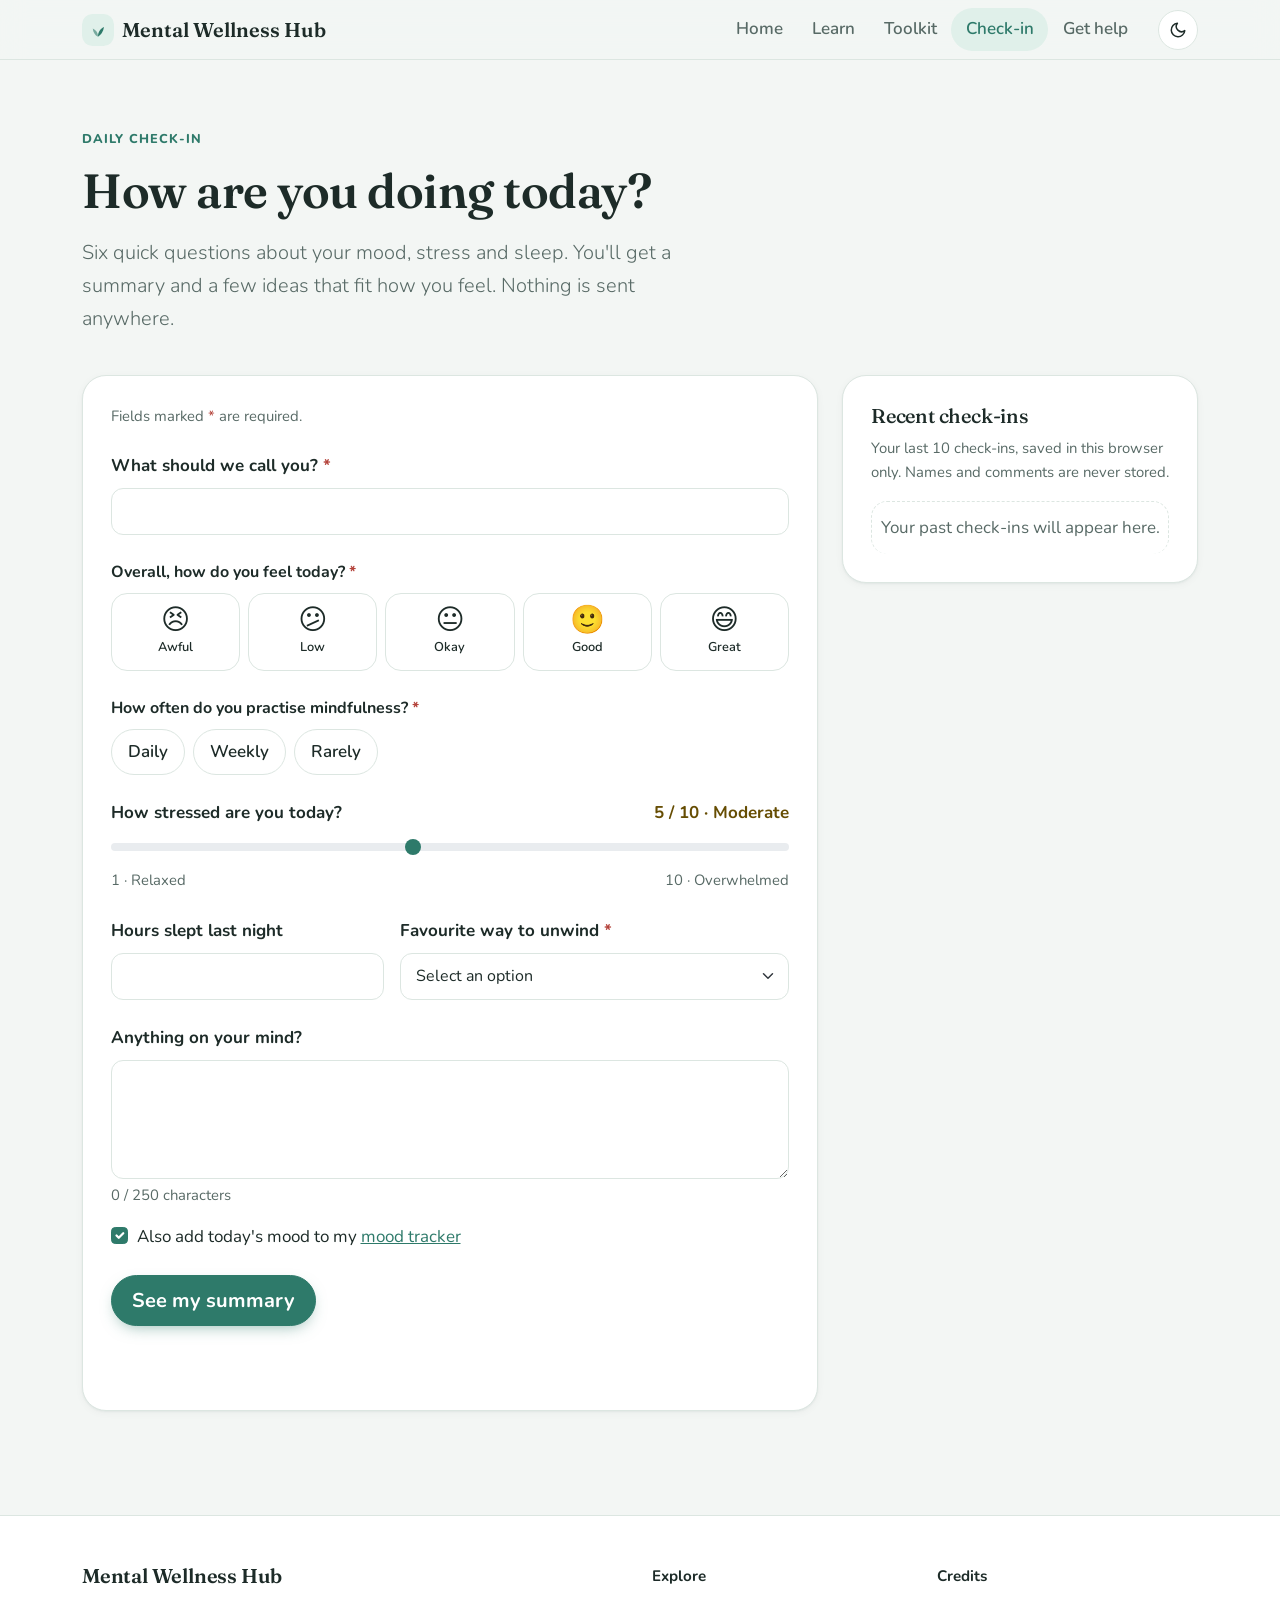
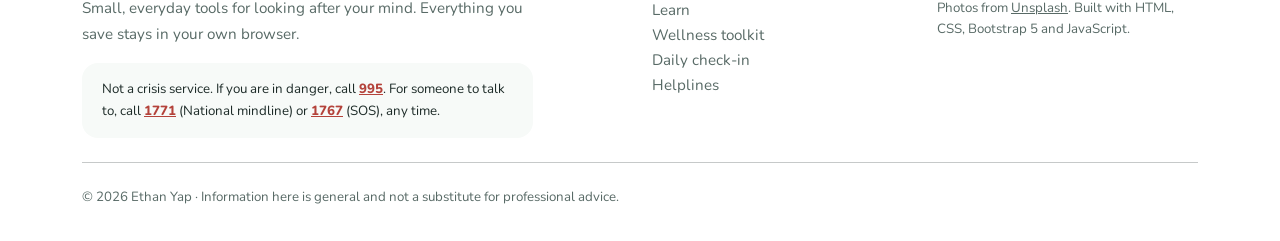
<file: form.html>
<!DOCTYPE html>
<html lang="en">
<head>
  <meta charset="UTF-8">
  <meta name="viewport" content="width=device-width, initial-scale=1">
  <title>Wellness check-in · Mental Wellness Hub</title>
  <meta name="description" content="A two-minute check-in on your mood, stress and sleep, with personalised suggestions.">
  <meta name="theme-color" content="#2e7a6a">
  <link rel="icon" href="assets/img/favicon.svg" type="image/svg+xml">

  <!-- Fonts -->
  <link rel="preconnect" href="https://fonts.googleapis.com">
  <link rel="preconnect" href="https://fonts.gstatic.com" crossorigin>
  <link href="https://fonts.googleapis.com/css2?family=Fraunces:opsz,wght@9..144,500;9..144,600&family=Nunito:wght@400;600;700;800&display=swap" rel="stylesheet">

  <!-- Bootstrap, then our own styles -->
  <link href="https://cdn.jsdelivr.net/npm/bootstrap@5.3.3/dist/css/bootstrap.min.css" rel="stylesheet" crossorigin="anonymous">
  <link rel="stylesheet" href="assets/css/style.css">

  <!-- Applies the saved theme before the page paints -->
  <script src="assets/js/theme.js"></script>
</head>
<body>

  <a href="#main" class="skip-link visually-hidden-focusable">Skip to main content</a>

  <!-- HEADER -->
  <header class="site-header sticky-top">
    <nav class="navbar navbar-expand-lg" aria-label="Primary">
      <div class="container">
        <a class="navbar-brand" href="index.html">
          <span class="brand-mark" aria-hidden="true">
            <svg width="18" height="18" viewBox="0 0 24 24" fill="currentColor"><path d="M12 21c0-6 2.5-10.5 8-13-1 6.5-4 10.5-8 13Z"/><path d="M12 21c0-5-2.2-9-7-11 .6 5.3 3 9 7 11Z" opacity=".6"/></svg>
          </span>
          Mental Wellness Hub
        </a>

        <div class="d-flex align-items-center gap-2 order-lg-last ms-auto ms-lg-3">
          <button type="button" class="icon-btn" id="themeToggle" aria-label="Switch to dark mode" aria-pressed="false">
            <svg class="theme-icon-moon" width="18" height="18" viewBox="0 0 24 24" fill="none" stroke="currentColor" stroke-width="2" stroke-linecap="round" stroke-linejoin="round" aria-hidden="true"><path d="M21 12.8A9 9 0 1 1 11.2 3a7 7 0 0 0 9.8 9.8Z"/></svg>
            <svg class="theme-icon-sun" width="18" height="18" viewBox="0 0 24 24" fill="none" stroke="currentColor" stroke-width="2" stroke-linecap="round" aria-hidden="true"><circle cx="12" cy="12" r="4"/><path d="M12 2v2M12 20v2M4.9 4.9l1.4 1.4M17.7 17.7l1.4 1.4M2 12h2M20 12h2M4.9 19.1l1.4-1.4M17.7 6.3l1.4-1.4"/></svg>
          </button>
          <button class="navbar-toggler" type="button" data-bs-toggle="collapse" data-bs-target="#primaryNav" aria-controls="primaryNav" aria-expanded="false" aria-label="Toggle navigation">
            <span class="navbar-toggler-icon"></span>
          </button>
        </div>

        <div class="collapse navbar-collapse" id="primaryNav">
          <ul class="navbar-nav ms-lg-auto">
            <li class="nav-item"><a class="nav-link" href="index.html">Home</a></li>
            <li class="nav-item"><a class="nav-link" href="info.html">Learn</a></li>
            <li class="nav-item"><a class="nav-link" href="tools.html">Toolkit</a></li>
            <li class="nav-item"><a class="nav-link" href="form.html" aria-current="page">Check-in</a></li>
            <li class="nav-item"><a class="nav-link" href="helplines.html">Get help</a></li>
          </ul>
        </div>
      </div>
    </nav>
  </header>

  <main id="main" tabindex="-1">

    <section class="page-hero" aria-labelledby="formHeading">
      <div class="container">
        <span class="eyebrow">Daily check-in</span>
        <h1 id="formHeading" class="mb-3">How are you doing today?</h1>
        <p class="section-intro lead mb-0">Six quick questions about your mood, stress and sleep. You'll get a summary and a few ideas that fit how you feel. Nothing is sent anywhere.</p>
      </div>
    </section>

    <section class="section pt-4" aria-label="Check-in form and history">
      <div class="container">
        <div class="row g-4">

          <!-- FORM -->
          <div class="col-lg-8">
            <div class="mw-card h-auto">
              <form id="wellnessForm" novalidate>
                <p class="small text-muted mb-4">Fields marked <span class="required-mark" aria-hidden="true">*</span><span class="visually-hidden">with an asterisk</span> are required.</p>

                <!-- NAME -->
                <div class="mb-4">
                  <label for="name" class="form-label">What should we call you? <span class="required-mark" aria-hidden="true">*</span></label>
                  <input type="text" class="form-control" id="name" name="name" autocomplete="given-name" maxlength="40" required aria-describedby="nameFeedback">
                  <div id="nameFeedback" class="invalid-feedback">Please enter a name or nickname.</div>
                </div>

                <!-- MOOD -->
                <fieldset class="mb-4" id="moodGroup" aria-describedby="moodFeedback">
                  <legend class="form-label fs-6">Overall, how do you feel today? <span class="required-mark" aria-hidden="true">*</span></legend>
                  <div class="mood-picker">
                    <div class="choice-chip"><input type="radio" name="mood" id="mood1" value="1" required><label for="mood1"><span class="mood-emoji" aria-hidden="true">😣</span>Awful</label></div>
                    <div class="choice-chip"><input type="radio" name="mood" id="mood2" value="2"><label for="mood2"><span class="mood-emoji" aria-hidden="true">😕</span>Low</label></div>
                    <div class="choice-chip"><input type="radio" name="mood" id="mood3" value="3"><label for="mood3"><span class="mood-emoji" aria-hidden="true">😐</span>Okay</label></div>
                    <div class="choice-chip"><input type="radio" name="mood" id="mood4" value="4"><label for="mood4"><span class="mood-emoji" aria-hidden="true">🙂</span>Good</label></div>
                    <div class="choice-chip"><input type="radio" name="mood" id="mood5" value="5"><label for="mood5"><span class="mood-emoji" aria-hidden="true">😄</span>Great</label></div>
                  </div>
                  <div id="moodFeedback" class="invalid-feedback">Please choose how you feel.</div>
                </fieldset>

                <!-- MINDFULNESS -->
                <fieldset class="mb-4" id="mindfulnessGroup" aria-describedby="mindfulnessFeedback">
                  <legend class="form-label fs-6">How often do you practise mindfulness? <span class="required-mark" aria-hidden="true">*</span></legend>
                  <div class="choice-group">
                    <div class="choice-chip"><input type="radio" name="mindfulness" id="mindfulness1" value="Daily" required><label for="mindfulness1">Daily</label></div>
                    <div class="choice-chip"><input type="radio" name="mindfulness" id="mindfulness2" value="Weekly"><label for="mindfulness2">Weekly</label></div>
                    <div class="choice-chip"><input type="radio" name="mindfulness" id="mindfulness3" value="Rarely"><label for="mindfulness3">Rarely</label></div>
                  </div>
                  <div id="mindfulnessFeedback" class="invalid-feedback">Please choose an option.</div>
                </fieldset>

                <!-- STRESS -->
                <div class="mb-4">
                  <div class="d-flex justify-content-between align-items-baseline">
                    <label for="stressLevel" class="form-label">How stressed are you today?</label>
                    <output id="stressLevelValue" for="stressLevel" class="fw-bold">5 / 10</output>
                  </div>
                  <input type="range" class="form-range" id="stressLevel" name="stressLevel" min="1" max="10" value="5">
                  <div class="d-flex justify-content-between small text-muted" aria-hidden="true"><span>1 · Relaxed</span><span>10 · Overwhelmed</span></div>
                </div>

                <div class="row g-3 mb-4">
                  <!-- SLEEP -->
                  <div class="col-sm-5">
                    <label for="sleepHours" class="form-label">Hours slept last night</label>
                    <input type="number" class="form-control" id="sleepHours" name="sleepHours" min="0" max="24" step="0.5" inputmode="decimal" aria-describedby="sleepFeedback">
                    <div id="sleepFeedback" class="invalid-feedback">Enter a number from 0 to 24.</div>
                  </div>

                  <!-- FAVOURITE PRACTICE -->
                  <div class="col-sm-7">
                    <label for="favoritePractice" class="form-label">Favourite way to unwind <span class="required-mark" aria-hidden="true">*</span></label>
                    <select class="form-select" id="favoritePractice" name="favoritePractice" required aria-describedby="practiceFeedback">
                      <option value="">Select an option</option>
                      <option value="Meditation">Meditation</option>
                      <option value="Yoga">Yoga</option>
                      <option value="Journaling">Journaling</option>
                      <option value="Breathing exercises">Breathing exercises</option>
                      <option value="Exercise or sport">Exercise or sport</option>
                      <option value="Music">Music</option>
                      <option value="Other">Other</option>
                    </select>
                    <div id="practiceFeedback" class="invalid-feedback">Please choose an option.</div>
                  </div>
                </div>

                <!-- COMMENTS -->
                <div class="mb-3">
                  <label for="comments" class="form-label">Anything on your mind?</label>
                  <textarea class="form-control" id="comments" name="comments" rows="4" maxlength="250" aria-describedby="commentsCounter"></textarea>
                  <div id="commentsCounter" class="form-text">0 / 250 characters</div>
                </div>

                <div class="form-check mb-4">
                  <input class="form-check-input" type="checkbox" id="logMood" checked>
                  <label class="form-check-label" for="logMood">Also add today's mood to my <a href="tools.html#mood">mood tracker</a></label>
                </div>

                <button type="submit" class="btn btn-primary btn-lg">See my summary</button>
                <p id="formMessage" class="form-status mt-3" role="status" aria-live="polite"></p>
              </form>
            </div>

            <!-- RESULTS -->
            <div class="mt-4" id="submissionResults" tabindex="-1" aria-live="polite"></div>
          </div>

          <!-- HISTORY -->
          <div class="col-lg-4">
            <aside class="mw-card h-auto" aria-labelledby="historyHeading">
              <div class="d-flex justify-content-between align-items-center mb-2">
                <h2 id="historyHeading" class="h5 mb-0">Recent check-ins</h2>
                <button type="button" class="btn-link-danger" id="clearCheckins" hidden>Clear</button>
              </div>
              <p class="small text-muted">Your last 10 check-ins, saved in this browser only. Names and comments are never stored.</p>
              <ul class="history-list" id="checkinHistory"></ul>
            </aside>
          </div>

        </div>
      </div>
    </section>

  </main>

  <!-- FOOTER -->
  <footer class="site-footer">
    <div class="container">
      <div class="row g-4">
        <div class="col-lg-5">
          <p class="h5 display-font mb-2">Mental Wellness Hub</p>
          <p class="text-muted mb-3">Small, everyday tools for looking after your mind. Everything you save stays in your own browser.</p>
          <p class="footer-crisis small mb-0">
            Not a crisis service. If you are in danger, call <a href="tel:995">995</a>.
            For someone to talk to, call <a href="tel:1771">1771</a> (National mindline) or <a href="tel:1767">1767</a> (SOS), any time.
          </p>
        </div>
        <div class="col-6 col-lg-3 offset-lg-1">
          <p class="fw-bold mb-2">Explore</p>
          <ul class="list-unstyled footer-links mb-0">
            <li><a href="info.html">Learn</a></li>
            <li><a href="tools.html">Wellness toolkit</a></li>
            <li><a href="form.html">Daily check-in</a></li>
            <li><a href="helplines.html">Helplines</a></li>
          </ul>
        </div>
        <div class="col-6 col-lg-3">
          <p class="fw-bold mb-2">Credits</p>
          <p class="small text-muted mb-0">Photos from <a href="https://unsplash.com" target="_blank" rel="noopener noreferrer">Unsplash</a>. Built with HTML, CSS, Bootstrap 5 and JavaScript.</p>
        </div>
      </div>
      <hr class="my-4">
      <p class="small text-muted mb-0">&copy; <span id="year">2026</span> Ethan Yap · Information here is general and not a substitute for professional advice.</p>
    </div>
  </footer>

  <!-- SCRIPTS -->
  <script src="https://cdn.jsdelivr.net/npm/bootstrap@5.3.3/dist/js/bootstrap.bundle.min.js" crossorigin="anonymous"></script>
  <script src="assets/js/main.js"></script>
  <script src="assets/js/checkin.js"></script>
</body>
</html>
</file>
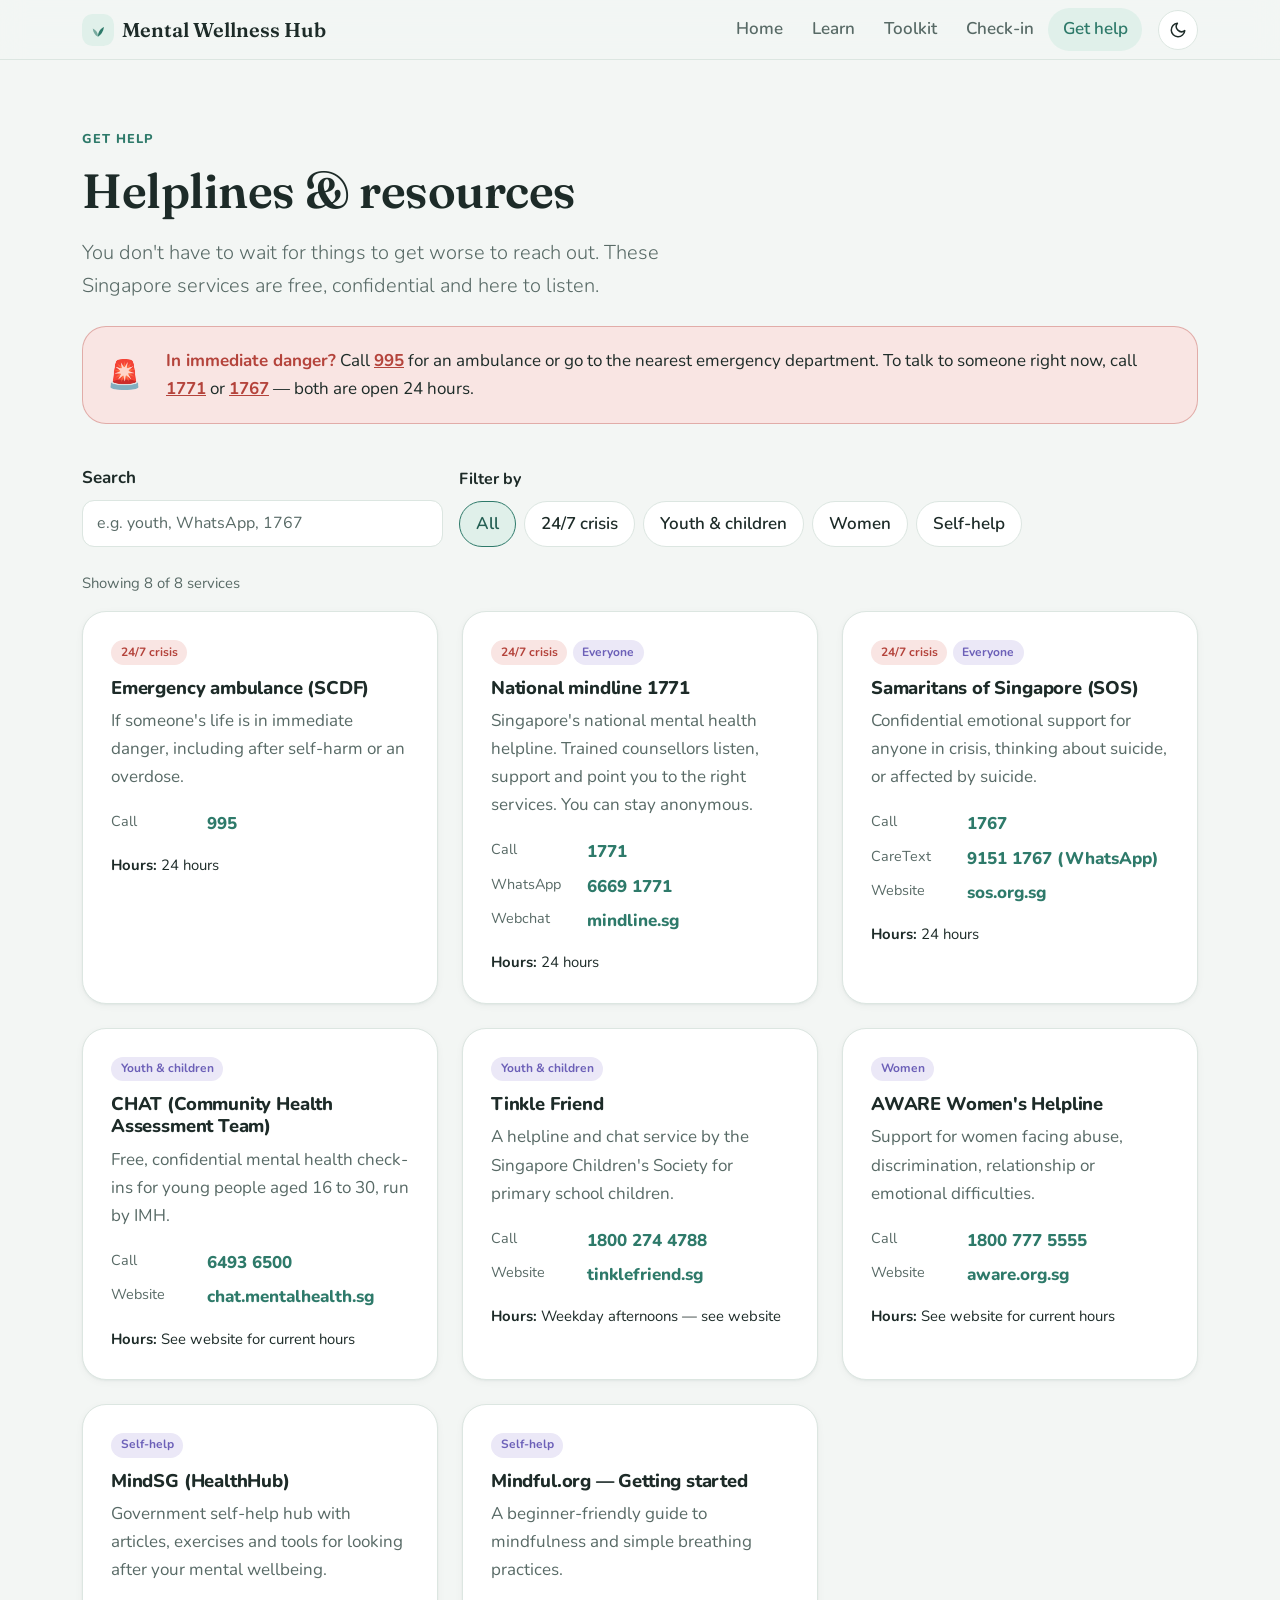
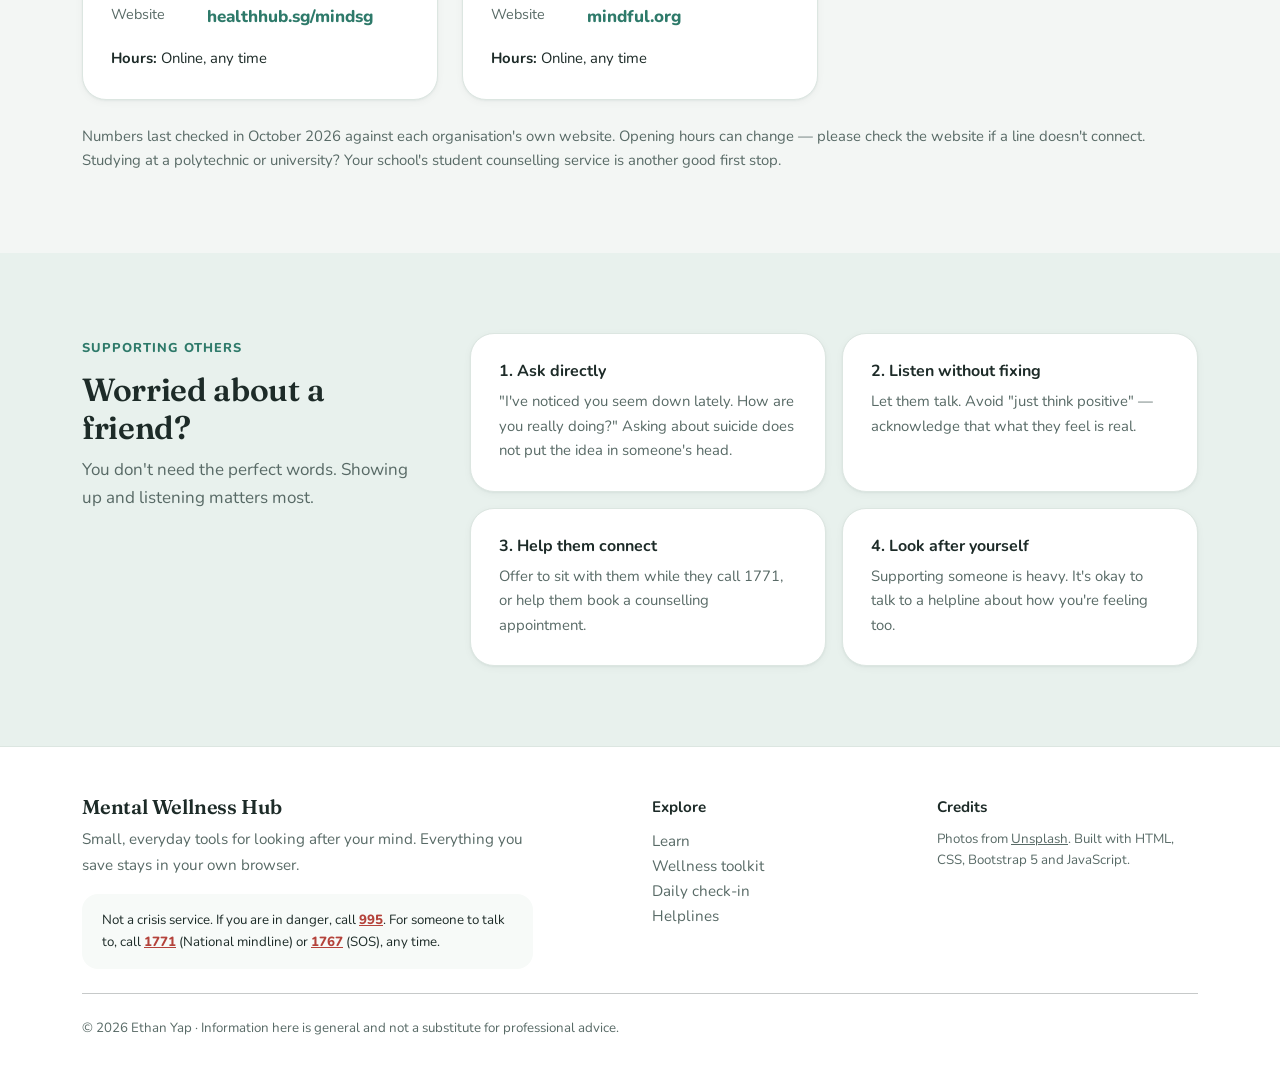
<file: helplines.html>
<!DOCTYPE html>
<html lang="en">
<head>
  <meta charset="UTF-8">
  <meta name="viewport" content="width=device-width, initial-scale=1">
  <title>Helplines & resources · Mental Wellness Hub</title>
  <meta name="description" content="A searchable directory of Singapore mental health helplines, crisis lines and self-help resources.">
  <meta name="theme-color" content="#2e7a6a">
  <link rel="icon" href="assets/img/favicon.svg" type="image/svg+xml">

  <!-- Fonts -->
  <link rel="preconnect" href="https://fonts.googleapis.com">
  <link rel="preconnect" href="https://fonts.gstatic.com" crossorigin>
  <link href="https://fonts.googleapis.com/css2?family=Fraunces:opsz,wght@9..144,500;9..144,600&family=Nunito:wght@400;600;700;800&display=swap" rel="stylesheet">

  <!-- Bootstrap, then our own styles -->
  <link href="https://cdn.jsdelivr.net/npm/bootstrap@5.3.3/dist/css/bootstrap.min.css" rel="stylesheet" crossorigin="anonymous">
  <link rel="stylesheet" href="assets/css/style.css">

  <!-- Applies the saved theme before the page paints -->
  <script src="assets/js/theme.js"></script>
</head>
<body>

  <a href="#main" class="skip-link visually-hidden-focusable">Skip to main content</a>

  <!-- HEADER -->
  <header class="site-header sticky-top">
    <nav class="navbar navbar-expand-lg" aria-label="Primary">
      <div class="container">
        <a class="navbar-brand" href="index.html">
          <span class="brand-mark" aria-hidden="true">
            <svg width="18" height="18" viewBox="0 0 24 24" fill="currentColor"><path d="M12 21c0-6 2.5-10.5 8-13-1 6.5-4 10.5-8 13Z"/><path d="M12 21c0-5-2.2-9-7-11 .6 5.3 3 9 7 11Z" opacity=".6"/></svg>
          </span>
          Mental Wellness Hub
        </a>

        <div class="d-flex align-items-center gap-2 order-lg-last ms-auto ms-lg-3">
          <button type="button" class="icon-btn" id="themeToggle" aria-label="Switch to dark mode" aria-pressed="false">
            <svg class="theme-icon-moon" width="18" height="18" viewBox="0 0 24 24" fill="none" stroke="currentColor" stroke-width="2" stroke-linecap="round" stroke-linejoin="round" aria-hidden="true"><path d="M21 12.8A9 9 0 1 1 11.2 3a7 7 0 0 0 9.8 9.8Z"/></svg>
            <svg class="theme-icon-sun" width="18" height="18" viewBox="0 0 24 24" fill="none" stroke="currentColor" stroke-width="2" stroke-linecap="round" aria-hidden="true"><circle cx="12" cy="12" r="4"/><path d="M12 2v2M12 20v2M4.9 4.9l1.4 1.4M17.7 17.7l1.4 1.4M2 12h2M20 12h2M4.9 19.1l1.4-1.4M17.7 6.3l1.4-1.4"/></svg>
          </button>
          <button class="navbar-toggler" type="button" data-bs-toggle="collapse" data-bs-target="#primaryNav" aria-controls="primaryNav" aria-expanded="false" aria-label="Toggle navigation">
            <span class="navbar-toggler-icon"></span>
          </button>
        </div>

        <div class="collapse navbar-collapse" id="primaryNav">
          <ul class="navbar-nav ms-lg-auto">
            <li class="nav-item"><a class="nav-link" href="index.html">Home</a></li>
            <li class="nav-item"><a class="nav-link" href="info.html">Learn</a></li>
            <li class="nav-item"><a class="nav-link" href="tools.html">Toolkit</a></li>
            <li class="nav-item"><a class="nav-link" href="form.html">Check-in</a></li>
            <li class="nav-item"><a class="nav-link" href="helplines.html" aria-current="page">Get help</a></li>
          </ul>
        </div>
      </div>
    </nav>
  </header>

  <main id="main" tabindex="-1">

    <section class="page-hero" aria-labelledby="pageHeading">
      <div class="container">
        <span class="eyebrow">Get help</span>
        <h1 id="pageHeading" class="mb-3">Helplines &amp; resources</h1>
        <p class="section-intro lead">You don't have to wait for things to get worse to reach out. These Singapore services are free, confidential and here to listen.</p>

        <div class="crisis-banner mt-4" role="note" aria-label="Emergency information">
          <span class="fs-3" aria-hidden="true">🚨</span>
          <p class="mb-0 flex-grow-1">
            <strong>In immediate danger?</strong> Call <a href="tel:995" class="fw-bold">995</a> for an ambulance or go to the nearest emergency department.
            To talk to someone right now, call <a href="tel:1771" class="fw-bold">1771</a> or <a href="tel:1767" class="fw-bold">1767</a> — both are open 24 hours.
          </p>
        </div>
      </div>
    </section>

    <section class="section pt-4" aria-labelledby="directoryHeading">
      <div class="container">
        <h2 id="directoryHeading" class="visually-hidden">Directory</h2>

        <div class="row g-3 align-items-end mb-4">
          <div class="col-lg-4">
            <label for="helplineSearch" class="form-label">Search</label>
            <input type="search" id="helplineSearch" class="form-control" placeholder="e.g. youth, WhatsApp, 1767">
          </div>
          <div class="col-lg-8">
            <fieldset id="helplineFilters">
              <legend class="form-label fs-6">Filter by</legend>
              <div class="choice-group">
                <div class="choice-chip"><input type="radio" name="category" id="catAll" value="all" checked><label for="catAll">All</label></div>
                <div class="choice-chip"><input type="radio" name="category" id="catCrisis" value="crisis"><label for="catCrisis">24/7 crisis</label></div>
                <div class="choice-chip"><input type="radio" name="category" id="catYouth" value="youth"><label for="catYouth">Youth &amp; children</label></div>
                <div class="choice-chip"><input type="radio" name="category" id="catWomen" value="women"><label for="catWomen">Women</label></div>
                <div class="choice-chip"><input type="radio" name="category" id="catSelf" value="selfhelp"><label for="catSelf">Self-help</label></div>
              </div>
            </fieldset>
          </div>
        </div>

        <p class="small text-muted" id="helplineCount" role="status" aria-live="polite"></p>
        <div class="row g-4" id="helplineGrid"></div>

        <p class="small text-muted mt-4 mb-0">
          Numbers last checked in October 2026 against each organisation's own website. Opening hours can change — please check the website if a line doesn't connect.
          Studying at a polytechnic or university? Your school's student counselling service is another good first stop.
        </p>
      </div>
    </section>

    <!-- HOW TO HELP SOMEONE ELSE -->
    <section class="section section-tint" aria-labelledby="helpOthersHeading">
      <div class="container">
        <div class="row g-4 g-lg-5">
          <div class="col-lg-4 reveal">
            <span class="eyebrow">Supporting others</span>
            <h2 id="helpOthersHeading">Worried about a friend?</h2>
            <p class="text-muted mb-0">You don't need the perfect words. Showing up and listening matters most.</p>
          </div>
          <div class="col-lg-8">
            <div class="row g-3">
              <div class="col-sm-6 reveal"><article class="mw-card"><h3 class="h6">1. Ask directly</h3><p class="text-muted mb-0 small">"I've noticed you seem down lately. How are you really doing?" Asking about suicide does not put the idea in someone's head.</p></article></div>
              <div class="col-sm-6 reveal"><article class="mw-card"><h3 class="h6">2. Listen without fixing</h3><p class="text-muted mb-0 small">Let them talk. Avoid "just think positive" — acknowledge that what they feel is real.</p></article></div>
              <div class="col-sm-6 reveal"><article class="mw-card"><h3 class="h6">3. Help them connect</h3><p class="text-muted mb-0 small">Offer to sit with them while they call 1771, or help them book a counselling appointment.</p></article></div>
              <div class="col-sm-6 reveal"><article class="mw-card"><h3 class="h6">4. Look after yourself</h3><p class="text-muted mb-0 small">Supporting someone is heavy. It's okay to talk to a helpline about how you're feeling too.</p></article></div>
            </div>
          </div>
        </div>
      </div>
    </section>

  </main>

  <!-- FOOTER -->
  <footer class="site-footer">
    <div class="container">
      <div class="row g-4">
        <div class="col-lg-5">
          <p class="h5 display-font mb-2">Mental Wellness Hub</p>
          <p class="text-muted mb-3">Small, everyday tools for looking after your mind. Everything you save stays in your own browser.</p>
          <p class="footer-crisis small mb-0">
            Not a crisis service. If you are in danger, call <a href="tel:995">995</a>.
            For someone to talk to, call <a href="tel:1771">1771</a> (National mindline) or <a href="tel:1767">1767</a> (SOS), any time.
          </p>
        </div>
        <div class="col-6 col-lg-3 offset-lg-1">
          <p class="fw-bold mb-2">Explore</p>
          <ul class="list-unstyled footer-links mb-0">
            <li><a href="info.html">Learn</a></li>
            <li><a href="tools.html">Wellness toolkit</a></li>
            <li><a href="form.html">Daily check-in</a></li>
            <li><a href="helplines.html">Helplines</a></li>
          </ul>
        </div>
        <div class="col-6 col-lg-3">
          <p class="fw-bold mb-2">Credits</p>
          <p class="small text-muted mb-0">Photos from <a href="https://unsplash.com" target="_blank" rel="noopener noreferrer">Unsplash</a>. Built with HTML, CSS, Bootstrap 5 and JavaScript.</p>
        </div>
      </div>
      <hr class="my-4">
      <p class="small text-muted mb-0">&copy; <span id="year">2026</span> Ethan Yap · Information here is general and not a substitute for professional advice.</p>
    </div>
  </footer>

  <!-- SCRIPTS -->
  <script src="https://cdn.jsdelivr.net/npm/bootstrap@5.3.3/dist/js/bootstrap.bundle.min.js" crossorigin="anonymous"></script>
  <script src="assets/js/main.js"></script>
  <script src="assets/js/helplines.js"></script>
</body>
</html>
</file>
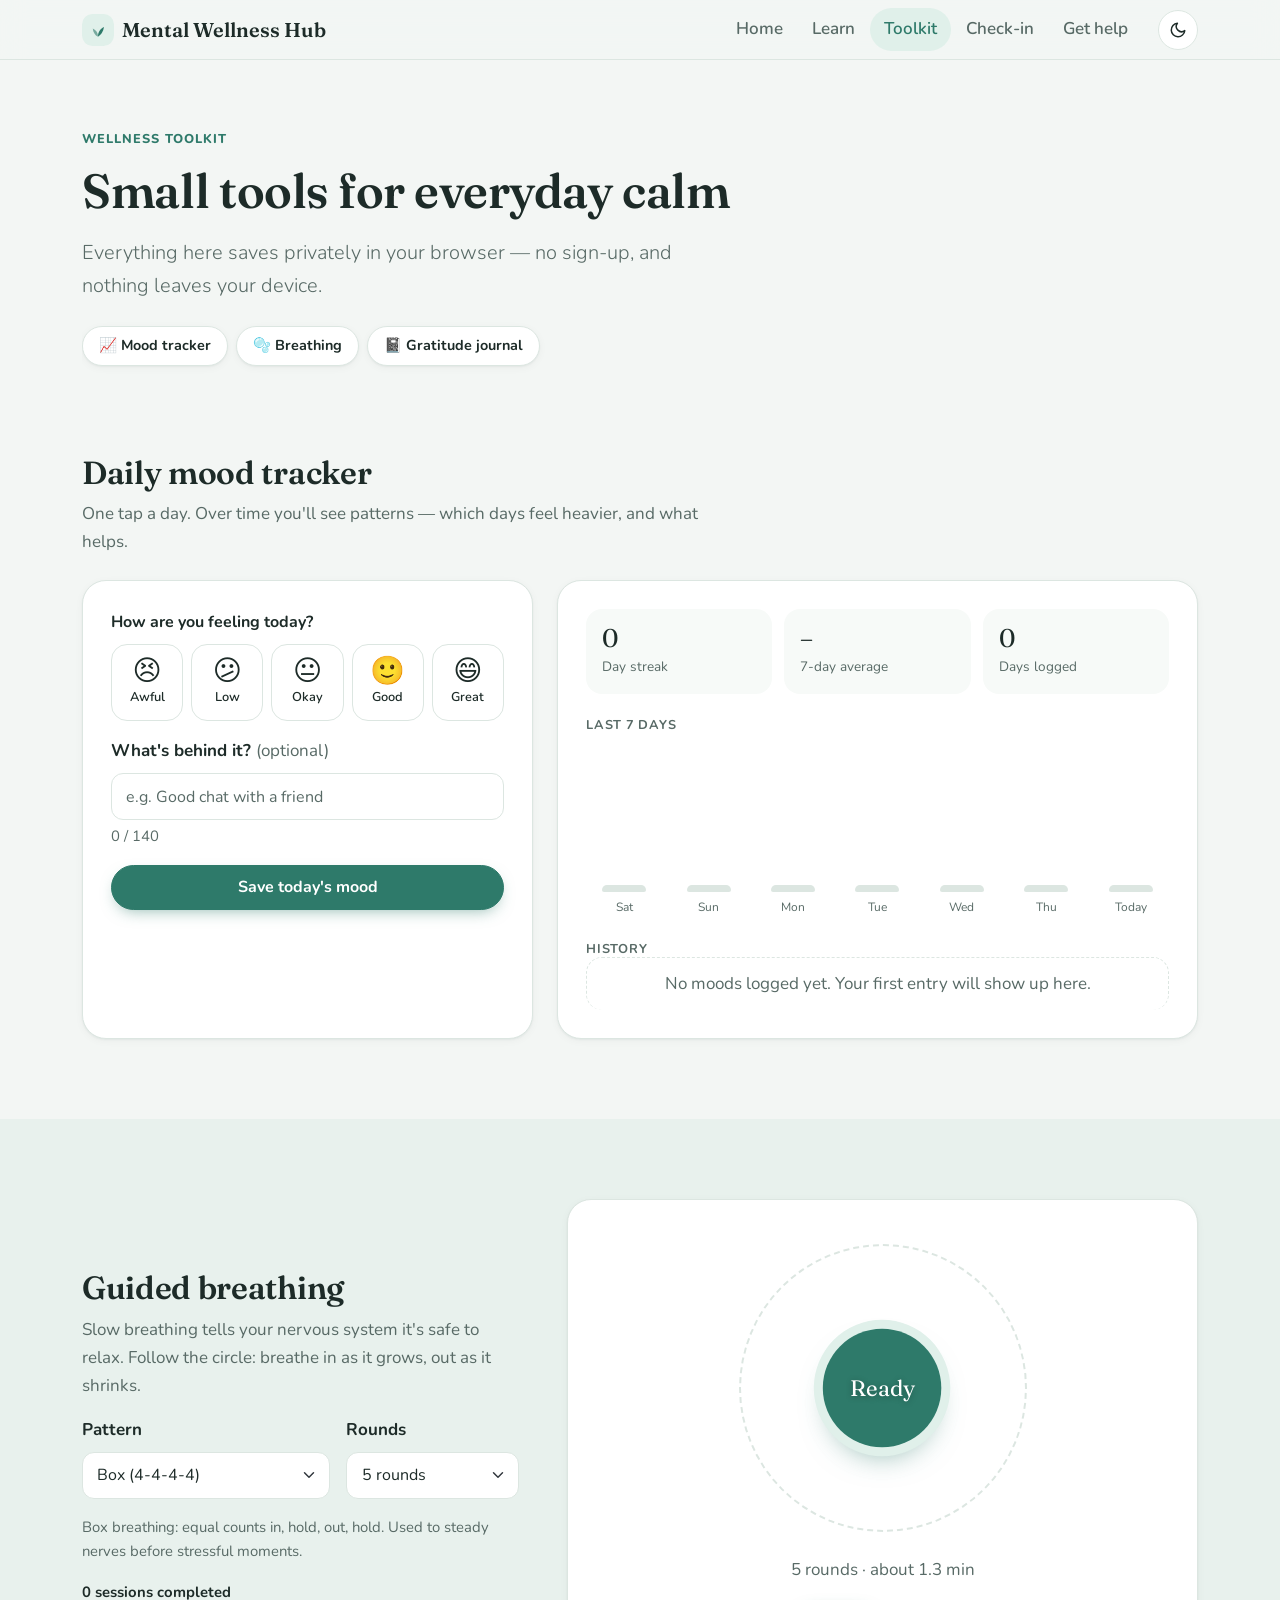
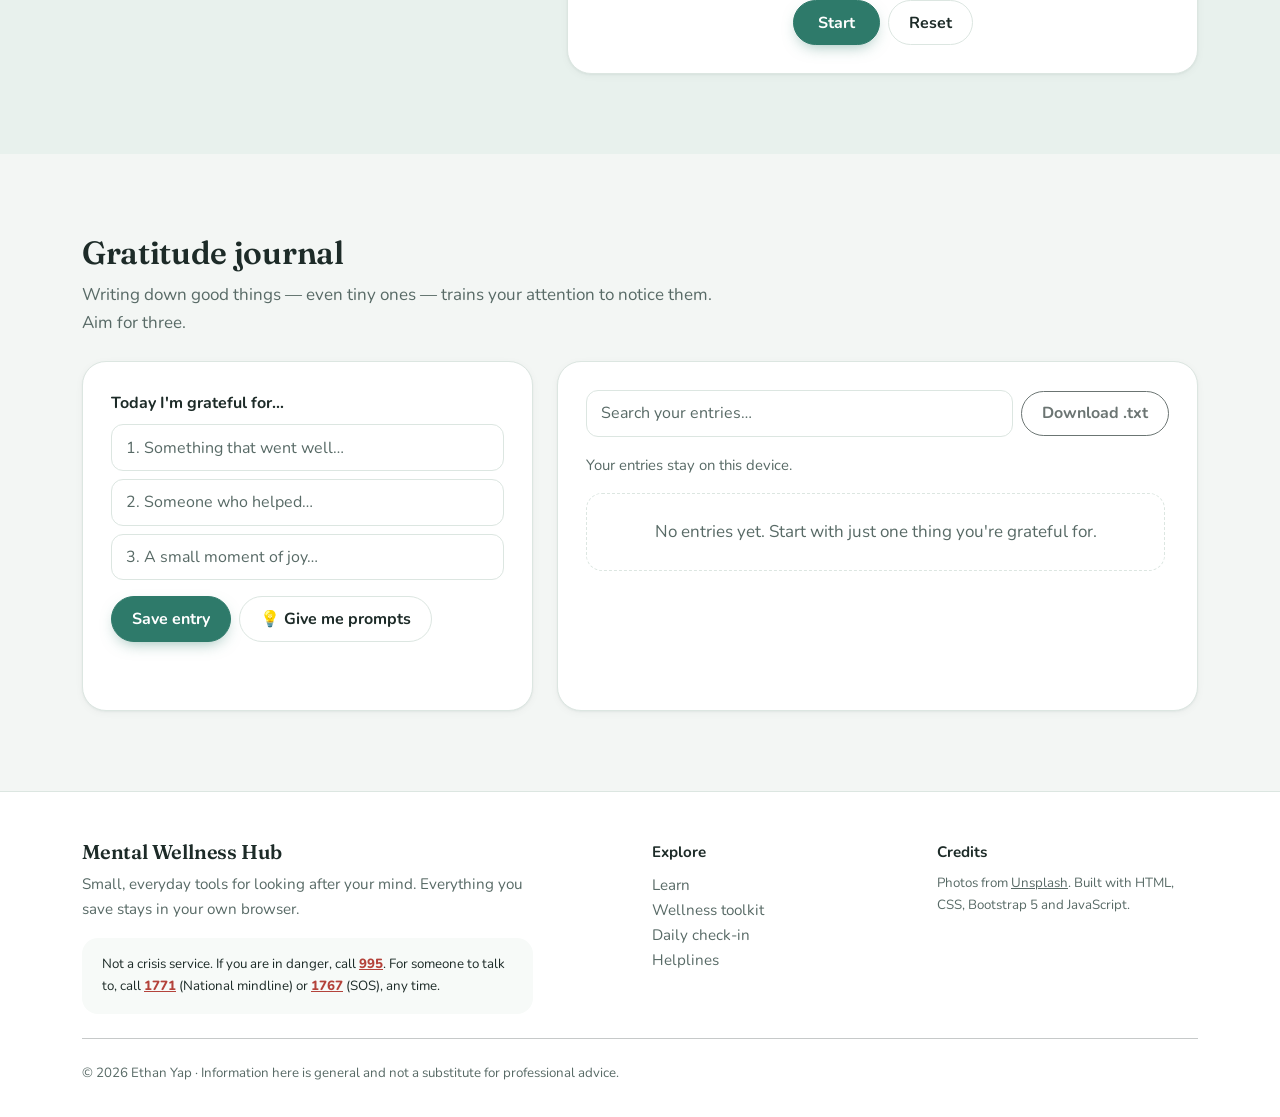
<file: tools.html>
<!DOCTYPE html>
<html lang="en">
<head>
  <meta charset="UTF-8">
  <meta name="viewport" content="width=device-width, initial-scale=1">
  <title>Wellness toolkit · Mental Wellness Hub</title>
  <meta name="description" content="A daily mood tracker, animated breathing exercise and gratitude journal that save privately in your browser.">
  <meta name="theme-color" content="#2e7a6a">
  <link rel="icon" href="assets/img/favicon.svg" type="image/svg+xml">

  <!-- Fonts -->
  <link rel="preconnect" href="https://fonts.googleapis.com">
  <link rel="preconnect" href="https://fonts.gstatic.com" crossorigin>
  <link href="https://fonts.googleapis.com/css2?family=Fraunces:opsz,wght@9..144,500;9..144,600&family=Nunito:wght@400;600;700;800&display=swap" rel="stylesheet">

  <!-- Bootstrap, then our own styles -->
  <link href="https://cdn.jsdelivr.net/npm/bootstrap@5.3.3/dist/css/bootstrap.min.css" rel="stylesheet" crossorigin="anonymous">
  <link rel="stylesheet" href="assets/css/style.css">

  <!-- Applies the saved theme before the page paints -->
  <script src="assets/js/theme.js"></script>
</head>
<body>

  <a href="#main" class="skip-link visually-hidden-focusable">Skip to main content</a>

  <!-- HEADER -->
  <header class="site-header sticky-top">
    <nav class="navbar navbar-expand-lg" aria-label="Primary">
      <div class="container">
        <a class="navbar-brand" href="index.html">
          <span class="brand-mark" aria-hidden="true">
            <svg width="18" height="18" viewBox="0 0 24 24" fill="currentColor"><path d="M12 21c0-6 2.5-10.5 8-13-1 6.5-4 10.5-8 13Z"/><path d="M12 21c0-5-2.2-9-7-11 .6 5.3 3 9 7 11Z" opacity=".6"/></svg>
          </span>
          Mental Wellness Hub
        </a>

        <div class="d-flex align-items-center gap-2 order-lg-last ms-auto ms-lg-3">
          <button type="button" class="icon-btn" id="themeToggle" aria-label="Switch to dark mode" aria-pressed="false">
            <svg class="theme-icon-moon" width="18" height="18" viewBox="0 0 24 24" fill="none" stroke="currentColor" stroke-width="2" stroke-linecap="round" stroke-linejoin="round" aria-hidden="true"><path d="M21 12.8A9 9 0 1 1 11.2 3a7 7 0 0 0 9.8 9.8Z"/></svg>
            <svg class="theme-icon-sun" width="18" height="18" viewBox="0 0 24 24" fill="none" stroke="currentColor" stroke-width="2" stroke-linecap="round" aria-hidden="true"><circle cx="12" cy="12" r="4"/><path d="M12 2v2M12 20v2M4.9 4.9l1.4 1.4M17.7 17.7l1.4 1.4M2 12h2M20 12h2M4.9 19.1l1.4-1.4M17.7 6.3l1.4-1.4"/></svg>
          </button>
          <button class="navbar-toggler" type="button" data-bs-toggle="collapse" data-bs-target="#primaryNav" aria-controls="primaryNav" aria-expanded="false" aria-label="Toggle navigation">
            <span class="navbar-toggler-icon"></span>
          </button>
        </div>

        <div class="collapse navbar-collapse" id="primaryNav">
          <ul class="navbar-nav ms-lg-auto">
            <li class="nav-item"><a class="nav-link" href="index.html">Home</a></li>
            <li class="nav-item"><a class="nav-link" href="info.html">Learn</a></li>
            <li class="nav-item"><a class="nav-link" href="tools.html" aria-current="page">Toolkit</a></li>
            <li class="nav-item"><a class="nav-link" href="form.html">Check-in</a></li>
            <li class="nav-item"><a class="nav-link" href="helplines.html">Get help</a></li>
          </ul>
        </div>
      </div>
    </nav>
  </header>

  <main id="main" tabindex="-1">

    <section class="page-hero pb-0" aria-labelledby="pageHeading">
      <div class="container">
        <span class="eyebrow">Wellness toolkit</span>
        <h1 id="pageHeading" class="mb-3">Small tools for everyday calm</h1>
        <p class="section-intro lead">Everything here saves privately in your browser — no sign-up, and nothing leaves your device.</p>

        <nav class="toolkit-nav" aria-label="Toolkit sections">
          <a href="#mood">📈 Mood tracker</a>
          <a href="#breathing">🫧 Breathing</a>
          <a href="#journal">📓 Gratitude journal</a>
        </nav>
      </div>
    </section>

    <!-- MOOD TRACKER -->
    <section class="section" id="mood" aria-labelledby="moodHeading">
      <div class="container">
        <div class="mb-4">
          <h2 id="moodHeading">Daily mood tracker</h2>
          <p class="section-intro mb-0">One tap a day. Over time you'll see patterns — which days feel heavier, and what helps.</p>
        </div>

        <div class="row g-4">
          <div class="col-lg-5">
            <div class="mw-card">
              <form id="moodForm" novalidate>
                <fieldset class="mb-3">
                  <legend class="form-label fs-6">How are you feeling today?</legend>
                  <div class="mood-picker" id="moodPicker">
                    <div class="choice-chip"><input type="radio" name="mood" id="tMood1" value="1"><label for="tMood1"><span class="mood-emoji" aria-hidden="true">😣</span>Awful</label></div>
                    <div class="choice-chip"><input type="radio" name="mood" id="tMood2" value="2"><label for="tMood2"><span class="mood-emoji" aria-hidden="true">😕</span>Low</label></div>
                    <div class="choice-chip"><input type="radio" name="mood" id="tMood3" value="3"><label for="tMood3"><span class="mood-emoji" aria-hidden="true">😐</span>Okay</label></div>
                    <div class="choice-chip"><input type="radio" name="mood" id="tMood4" value="4"><label for="tMood4"><span class="mood-emoji" aria-hidden="true">🙂</span>Good</label></div>
                    <div class="choice-chip"><input type="radio" name="mood" id="tMood5" value="5"><label for="tMood5"><span class="mood-emoji" aria-hidden="true">😄</span>Great</label></div>
                  </div>
                </fieldset>

                <div class="mb-3">
                  <label for="moodNote" class="form-label">What's behind it? <span class="text-muted fw-normal">(optional)</span></label>
                  <input type="text" class="form-control" id="moodNote" maxlength="140" placeholder="e.g. Good chat with a friend" aria-describedby="moodNoteCounter">
                  <div class="form-text" id="moodNoteCounter">0 / 140</div>
                </div>

                <button type="submit" class="btn btn-primary w-100">Save today's mood</button>
                <p id="moodStatus" class="form-status mt-3 mb-0" role="status" aria-live="polite"></p>
              </form>
            </div>
          </div>

          <div class="col-lg-7">
            <div class="mw-card">
              <div class="stat-grid mb-4">
                <div class="today-stat"><span class="value" id="moodStreak">0</span><span class="label">Day streak</span></div>
                <div class="today-stat"><span class="value" id="moodAverage">–</span><span class="label">7-day average</span></div>
                <div class="today-stat"><span class="value" id="moodCount">0</span><span class="label">Days logged</span></div>
              </div>

              <h3 class="h6 text-uppercase text-muted">Last 7 days</h3>
              <ol class="mood-chart mb-4" id="moodChart" aria-label="Mood over the last 7 days"></ol>

              <div class="d-flex justify-content-between align-items-center">
                <h3 class="h6 text-uppercase text-muted mb-0">History</h3>
                <button type="button" class="btn-link-danger" id="clearMoods" hidden>Clear all</button>
              </div>
              <ul class="history-list" id="moodHistory"></ul>
            </div>
          </div>
        </div>
      </div>
    </section>

    <!-- BREATHING EXERCISE -->
    <section class="section section-tint" id="breathing" aria-labelledby="breathHeading">
      <div class="container">
        <div class="row g-4 g-lg-5 align-items-center">
          <div class="col-lg-5">
            <h2 id="breathHeading">Guided breathing</h2>
            <p class="text-muted">Slow breathing tells your nervous system it's safe to relax. Follow the circle: breathe in as it grows, out as it shrinks.</p>

            <div class="row g-3 mb-3">
              <div class="col-sm-7">
                <label for="breathPattern" class="form-label">Pattern</label>
                <select id="breathPattern" class="form-select">
                  <option value="box">Box (4-4-4-4)</option>
                  <option value="relax">Relaxing (4-7-8)</option>
                  <option value="calm">Calm (4-6)</option>
                </select>
              </div>
              <div class="col-sm-5">
                <label for="breathRounds" class="form-label">Rounds</label>
                <select id="breathRounds" class="form-select">
                  <option value="3">3 rounds</option>
                  <option value="5" selected>5 rounds</option>
                  <option value="10">10 rounds</option>
                </select>
              </div>
            </div>
            <p class="small text-muted" id="breathInfo"></p>
            <p class="small mb-0"><strong id="breathSessions">0 sessions completed</strong></p>
          </div>

          <div class="col-lg-7">
            <div class="mw-card text-center">
              <div class="breath-stage" aria-hidden="true">
                <div class="breath-ring"></div>
                <div class="breath-circle" id="breathCircle"></div>
                <div class="breath-readout">
                  <span class="breath-phase" id="breathPhase">Ready</span>
                  <span class="breath-count" id="breathCount"></span>
                </div>
              </div>
              <p class="text-muted mb-3" id="breathRound"></p>
              <p class="visually-hidden" id="breathAnnouncer" aria-live="assertive"></p>
              <div class="d-flex justify-content-center gap-2">
                <button type="button" class="btn btn-primary px-4" id="breathStart" aria-pressed="false">Start</button>
                <button type="button" class="btn btn-soft" id="breathReset">Reset</button>
              </div>
            </div>
          </div>
        </div>
      </div>
    </section>

    <!-- GRATITUDE JOURNAL -->
    <section class="section" id="journal" aria-labelledby="journalHeading">
      <div class="container">
        <div class="mb-4">
          <h2 id="journalHeading">Gratitude journal</h2>
          <p class="section-intro mb-0">Writing down good things — even tiny ones — trains your attention to notice them. Aim for three.</p>
        </div>

        <div class="row g-4">
          <div class="col-lg-5">
            <div class="mw-card">
              <form id="journalForm" novalidate>
                <fieldset>
                  <legend class="form-label fs-6">Today I'm grateful for…</legend>
                  <label for="grateful1" class="visually-hidden">First thing</label>
                  <input type="text" class="form-control journal-input mb-2" id="grateful1" maxlength="160" placeholder="1. Something that went well…">
                  <label for="grateful2" class="visually-hidden">Second thing</label>
                  <input type="text" class="form-control journal-input mb-2" id="grateful2" maxlength="160" placeholder="2. Someone who helped…">
                  <label for="grateful3" class="visually-hidden">Third thing</label>
                  <input type="text" class="form-control journal-input mb-3" id="grateful3" maxlength="160" placeholder="3. A small moment of joy…">
                </fieldset>
                <div class="d-flex flex-wrap gap-2">
                  <button type="submit" class="btn btn-primary">Save entry</button>
                  <button type="button" class="btn btn-soft" id="journalPrompt">💡 Give me prompts</button>
                </div>
                <p id="journalStatus" class="form-status mt-3 mb-0" role="status" aria-live="polite"></p>
              </form>
            </div>
          </div>

          <div class="col-lg-7">
            <div class="mw-card">
              <div class="d-flex flex-wrap gap-2 align-items-center mb-3">
                <label for="journalSearch" class="visually-hidden">Search entries</label>
                <input type="search" class="form-control flex-grow-1 w-auto" id="journalSearch" placeholder="Search your entries…">
                <button type="button" class="btn btn-soft" id="journalExport">Download .txt</button>
              </div>
              <p class="small text-muted" id="journalSummary"></p>
              <div class="journal-list" id="journalList" aria-live="polite"></div>
            </div>
          </div>
        </div>
      </div>
    </section>

  </main>

  <!-- FOOTER -->
  <footer class="site-footer">
    <div class="container">
      <div class="row g-4">
        <div class="col-lg-5">
          <p class="h5 display-font mb-2">Mental Wellness Hub</p>
          <p class="text-muted mb-3">Small, everyday tools for looking after your mind. Everything you save stays in your own browser.</p>
          <p class="footer-crisis small mb-0">
            Not a crisis service. If you are in danger, call <a href="tel:995">995</a>.
            For someone to talk to, call <a href="tel:1771">1771</a> (National mindline) or <a href="tel:1767">1767</a> (SOS), any time.
          </p>
        </div>
        <div class="col-6 col-lg-3 offset-lg-1">
          <p class="fw-bold mb-2">Explore</p>
          <ul class="list-unstyled footer-links mb-0">
            <li><a href="info.html">Learn</a></li>
            <li><a href="tools.html">Wellness toolkit</a></li>
            <li><a href="form.html">Daily check-in</a></li>
            <li><a href="helplines.html">Helplines</a></li>
          </ul>
        </div>
        <div class="col-6 col-lg-3">
          <p class="fw-bold mb-2">Credits</p>
          <p class="small text-muted mb-0">Photos from <a href="https://unsplash.com" target="_blank" rel="noopener noreferrer">Unsplash</a>. Built with HTML, CSS, Bootstrap 5 and JavaScript.</p>
        </div>
      </div>
      <hr class="my-4">
      <p class="small text-muted mb-0">&copy; <span id="year">2026</span> Ethan Yap · Information here is general and not a substitute for professional advice.</p>
    </div>
  </footer>

  <!-- SCRIPTS -->
  <script src="https://cdn.jsdelivr.net/npm/bootstrap@5.3.3/dist/js/bootstrap.bundle.min.js" crossorigin="anonymous"></script>
  <script src="assets/js/main.js"></script>
  <script src="assets/js/mood-tracker.js"></script>
  <script src="assets/js/breathing.js"></script>
  <script src="assets/js/journal.js"></script>
</body>
</html>
</file>
<file: assets/css/style.css>
/* =========================================================
   Mental Wellness Hub — design system
   Builds on Bootstrap 5.3. Colours live in CSS variables so the
   light and dark themes only need to swap tokens.
   ========================================================= */

/* === 1. Design tokens === */
:root,
[data-bs-theme="light"] {
  --mw-bg: #f3f6f4;
  --mw-bg-tint: #e8f1ed;
  --mw-surface: #ffffff;
  --mw-surface-2: #f7faf8;
  --mw-text: #1d2b28;
  --mw-muted: #586a66;
  --mw-border: #dce6e1;

  --mw-primary: #2e7a6a;
  --mw-primary-strong: #245f53;
  --mw-primary-soft: #e0f0ea;
  --mw-accent: #6c60b8;
  --mw-accent-soft: #ebe8f7;
  --mw-warm: #c9783f;
  --mw-warm-soft: #fbeee3;
  --mw-danger: #b4433b;
  --mw-danger-soft: #f9e5e3;

  --mw-shadow-sm: 0 1px 2px rgba(29, 43, 40, 0.05), 0 2px 8px rgba(29, 43, 40, 0.04);
  --mw-shadow: 0 2px 4px rgba(29, 43, 40, 0.04), 0 10px 30px rgba(29, 43, 40, 0.08);

  /* Map our tokens onto Bootstrap's own variables */
  --bs-body-bg: var(--mw-bg);
  --bs-body-color: var(--mw-text);
  --bs-secondary-color: var(--mw-muted);
  --bs-border-color: var(--mw-border);
  --bs-primary: var(--mw-primary);
  --bs-primary-rgb: 46, 122, 106;
  --bs-link-color: var(--mw-primary);
  --bs-link-color-rgb: 46, 122, 106;
  --bs-link-hover-color: var(--mw-primary-strong);
  --bs-link-hover-color-rgb: 36, 95, 83;
  --bs-tertiary-bg: var(--mw-surface-2);
  --bs-focus-ring-color: rgba(46, 122, 106, 0.3);
}

[data-bs-theme="dark"] {
  --mw-bg: #0f1715;
  --mw-bg-tint: #13201d;
  --mw-surface: #172320;
  --mw-surface-2: #1c2a27;
  --mw-text: #e3ece9;
  --mw-muted: #9db0ab;
  --mw-border: #2a3a36;

  --mw-primary: #5fbfa8;
  --mw-primary-strong: #82d3bf;
  --mw-primary-soft: #1d3530;
  --mw-accent: #a99df0;
  --mw-accent-soft: #29263f;
  --mw-warm: #e6a06d;
  --mw-warm-soft: #33261c;
  --mw-danger: #f08a80;
  --mw-danger-soft: #3a2220;

  --mw-shadow-sm: 0 1px 2px rgba(0, 0, 0, 0.3);
  --mw-shadow: 0 10px 30px rgba(0, 0, 0, 0.35);

  --bs-body-bg: var(--mw-bg);
  --bs-body-color: var(--mw-text);
  --bs-secondary-color: var(--mw-muted);
  --bs-border-color: var(--mw-border);
  --bs-primary: var(--mw-primary);
  --bs-primary-rgb: 95, 191, 168;
  --bs-link-color: var(--mw-primary);
  --bs-link-color-rgb: 95, 191, 168;
  --bs-link-hover-color: var(--mw-primary-strong);
  --bs-link-hover-color-rgb: 130, 211, 191;
  --bs-tertiary-bg: var(--mw-surface-2);
  --bs-focus-ring-color: rgba(95, 191, 168, 0.35);
  color-scheme: dark;
}

/* === 2. Base === */
:root {
  --mw-radius: 1rem;
  --mw-radius-lg: 1.5rem;
  --mw-font-body: "Nunito", system-ui, -apple-system, "Segoe UI", sans-serif;
  --mw-font-heading: "Fraunces", Georgia, serif;
  --mw-ease: cubic-bezier(0.22, 1, 0.36, 1);
}

html {
  scroll-behavior: smooth;
  scroll-padding-top: 5rem; /* keeps anchor targets clear of the sticky header */
}

body {
  min-height: 100vh;
  display: flex;
  flex-direction: column;
  background: var(--mw-bg);
  color: var(--mw-text);
  font-family: var(--mw-font-body);
  font-size: 1.0625rem;
  line-height: 1.65;
  transition: background-color 0.3s ease, color 0.3s ease;
  overflow-x: hidden;
}

main {
  flex: 1 0 auto;
}

h1, h2, h3, .display-font {
  font-family: var(--mw-font-heading);
  font-weight: 600;
  letter-spacing: -0.01em;
  line-height: 1.2;
}

h4, h5, h6,
h2.h6, h3.h6 {
  font-family: var(--mw-font-body);
  font-weight: 700;
  letter-spacing: normal;
}

.h6.text-uppercase {
  font-size: 0.8rem;
  letter-spacing: 0.06em;
}

.text-muted,
.text-secondary {
  color: var(--mw-muted) !important;
}

img {
  max-width: 100%;
  height: auto;
}

::selection {
  background: var(--mw-primary-soft);
  color: var(--mw-text);
}

:focus-visible {
  outline: 3px solid var(--mw-primary);
  outline-offset: 2px;
}

.skip-link {
  position: absolute;
  top: 0.75rem;
  left: 0.75rem;
  z-index: 2000;
  padding: 0.5rem 1rem;
  border-radius: 0.5rem;
  background: var(--mw-primary);
  color: #fff;
}

/* === 3. Header & navigation === */
.site-header {
  background: color-mix(in srgb, var(--mw-bg) 85%, transparent);
  backdrop-filter: saturate(160%) blur(12px);
  -webkit-backdrop-filter: saturate(160%) blur(12px);
  border-bottom: 1px solid var(--mw-border);
}

.navbar-brand {
  display: inline-flex;
  align-items: center;
  gap: 0.5rem;
  font-family: var(--mw-font-heading);
  font-weight: 600;
  color: var(--mw-text);
}

.navbar-brand:hover {
  color: var(--mw-primary);
}

.brand-mark {
  width: 2rem;
  height: 2rem;
  display: grid;
  place-items: center;
  border-radius: 0.65rem;
  background: var(--mw-primary-soft);
  color: var(--mw-primary);
}

.navbar .nav-link {
  color: var(--mw-muted);
  font-weight: 600;
  border-radius: 999px;
  padding: 0.45rem 0.9rem !important;
  transition: color 0.2s ease, background-color 0.2s ease;
}

.navbar .nav-link:hover {
  color: var(--mw-text);
  background: var(--mw-surface-2);
}

.navbar .nav-link.active,
.navbar .nav-link[aria-current="page"] {
  color: var(--mw-primary);
  background: var(--mw-primary-soft);
}

.navbar-toggler {
  border-color: var(--mw-border);
}

.icon-btn {
  width: 2.5rem;
  height: 2.5rem;
  display: inline-grid;
  place-items: center;
  border: 1px solid var(--mw-border);
  border-radius: 999px;
  background: var(--mw-surface);
  color: var(--mw-text);
  transition: transform 0.2s var(--mw-ease), background-color 0.2s ease;
}

.icon-btn:hover {
  background: var(--mw-surface-2);
  transform: rotate(-12deg);
}

/* Show the icon for the theme you will switch to */
.theme-icon-sun { display: none; }
[data-bs-theme="dark"] .theme-icon-sun { display: inline; }
[data-bs-theme="dark"] .theme-icon-moon { display: none; }

/* Keep brand, theme toggle and menu button on one row on small phones */
@media (max-width: 419.98px) {
  .navbar-brand {
    margin-right: 0.25rem;
    font-size: 1.05rem;
  }

  .navbar-toggler {
    padding: 0.25rem 0.5rem;
  }
}

@media (max-width: 991.98px) {
  .navbar-collapse .navbar-nav {
    padding: 0.75rem 0;
    gap: 0.25rem;
  }
}

/* === 4. Layout helpers === */
.section {
  padding-block: clamp(3rem, 7vw, 5rem);
}

.section-tint {
  background: var(--mw-bg-tint);
}

.eyebrow {
  display: inline-block;
  margin-bottom: 0.75rem;
  font-size: 0.8rem;
  font-weight: 800;
  letter-spacing: 0.08em;
  text-transform: uppercase;
  color: var(--mw-primary);
}

.section-intro {
  max-width: 40rem;
  color: var(--mw-muted);
}

.page-hero {
  padding-block: clamp(2.5rem, 6vw, 4rem) 1rem;
}

.page-hero h1 {
  font-size: clamp(2rem, 5vw, 3rem);
}

/* === 5. Buttons === */
.btn {
  --bs-btn-font-weight: 700;
  --bs-btn-border-radius: 999px;
  --bs-btn-padding-x: 1.25rem;
  --bs-btn-padding-y: 0.6rem;
  transition: transform 0.2s var(--mw-ease), box-shadow 0.2s ease, background-color 0.2s ease, color 0.2s ease;
}

.btn:hover {
  transform: translateY(-1px);
}

.btn:active {
  transform: translateY(0);
}

.btn-primary {
  --bs-btn-bg: var(--mw-primary);
  --bs-btn-border-color: var(--mw-primary);
  --bs-btn-hover-bg: var(--mw-primary-strong);
  --bs-btn-hover-border-color: var(--mw-primary-strong);
  --bs-btn-active-bg: var(--mw-primary-strong);
  --bs-btn-active-border-color: var(--mw-primary-strong);
  --bs-btn-disabled-bg: var(--mw-primary);
  --bs-btn-disabled-border-color: var(--mw-primary);
  --bs-btn-color: #fff;
  --bs-btn-hover-color: #fff;
  --bs-btn-active-color: #fff;
  box-shadow: 0 6px 16px -6px rgba(46, 122, 106, 0.55);
}

[data-bs-theme="dark"] .btn-primary {
  --bs-btn-color: #0f1715;
  --bs-btn-hover-color: #0f1715;
  --bs-btn-active-color: #0f1715;
  --bs-btn-disabled-color: #0f1715;
  box-shadow: none;
}

.btn-outline-primary {
  --bs-btn-color: var(--mw-primary);
  --bs-btn-border-color: var(--mw-primary);
  --bs-btn-hover-bg: var(--mw-primary-soft);
  --bs-btn-hover-color: var(--mw-primary-strong);
  --bs-btn-hover-border-color: var(--mw-primary);
  --bs-btn-active-bg: var(--mw-primary-soft);
  --bs-btn-active-color: var(--mw-primary-strong);
  --bs-btn-active-border-color: var(--mw-primary);
}

.btn-soft {
  --bs-btn-bg: var(--mw-surface);
  --bs-btn-color: var(--mw-text);
  --bs-btn-border-color: var(--mw-border);
  --bs-btn-hover-bg: var(--mw-surface-2);
  --bs-btn-hover-color: var(--mw-text);
  --bs-btn-hover-border-color: var(--mw-border);
  --bs-btn-active-bg: var(--mw-surface-2);
  --bs-btn-active-color: var(--mw-text);
  --bs-btn-active-border-color: var(--mw-primary);
}

.btn-link-danger {
  color: var(--mw-danger);
  background: none;
  border: 0;
  padding: 0.25rem 0.5rem;
  font-size: 0.875rem;
  font-weight: 700;
  border-radius: 0.5rem;
}

.btn-link-danger:hover {
  background: var(--mw-danger-soft);
}

/* === 6. Cards === */
.mw-card {
  height: 100%;
  padding: clamp(1.25rem, 3vw, 1.75rem);
  background: var(--mw-surface);
  border: 1px solid var(--mw-border);
  border-radius: var(--mw-radius-lg);
  box-shadow: var(--mw-shadow-sm);
}

.mw-card-hover {
  position: relative;
  transition: transform 0.3s var(--mw-ease), box-shadow 0.3s ease, border-color 0.3s ease;
}

.mw-card-hover:hover,
.mw-card-hover:focus-within {
  transform: translateY(-4px);
  box-shadow: var(--mw-shadow);
  border-color: color-mix(in srgb, var(--mw-primary) 40%, var(--mw-border));
}

.feature-icon {
  width: 3rem;
  height: 3rem;
  display: grid;
  place-items: center;
  margin-bottom: 1rem;
  border-radius: 0.9rem;
  font-size: 1.4rem;
  background: var(--mw-primary-soft);
}

.feature-icon.is-accent { background: var(--mw-accent-soft); }
.feature-icon.is-warm { background: var(--mw-warm-soft); }
.feature-icon.is-danger { background: var(--mw-danger-soft); }

.card-link-arrow {
  font-weight: 700;
  text-decoration: none;
}

.card-link-arrow::after {
  content: " →";
  display: inline-block;
  transition: transform 0.2s var(--mw-ease);
}

/* Makes the whole card clickable (::after is taken by the arrow) */
.card-stretch::before {
  content: "";
  position: absolute;
  inset: 0;
  z-index: 1;
  border-radius: inherit;
}

.mw-card-hover:hover .card-link-arrow::after {
  transform: translateX(4px);
}

/* === 7. Home hero === */
.hero {
  position: relative;
  isolation: isolate;
  padding-block: clamp(3rem, 8vw, 6rem);
  overflow: hidden;
}

.hero::before {
  content: "";
  position: absolute;
  top: -30%;
  right: -15%;
  width: min(70vw, 42rem);
  aspect-ratio: 1;
  border-radius: 50%;
  background: radial-gradient(circle at 40% 40%, var(--mw-primary-soft), transparent 65%);
  z-index: -1;
}

.hero h1 {
  font-size: clamp(2.4rem, 6vw, 3.75rem);
}

.hero .lead {
  max-width: 34rem;
  color: var(--mw-muted);
}

.today-card {
  padding: clamp(1.25rem, 3vw, 1.75rem);
  background: var(--mw-surface);
  border: 1px solid var(--mw-border);
  border-radius: var(--mw-radius-lg);
  box-shadow: var(--mw-shadow);
}

.today-stat {
  height: 100%;
  padding: 0.9rem 1rem;
  border-radius: var(--mw-radius);
  background: var(--mw-surface-2);
}

.today-stat .value {
  display: block;
  font-family: var(--mw-font-heading);
  font-size: 1.6rem;
  line-height: 1.1;
}

.today-stat .label {
  font-size: 0.85rem;
  color: var(--mw-muted);
}

/* === 8. Tips carousel === */
.tips-carousel {
  max-width: 60rem;
  margin-inline: auto;
  border-radius: var(--mw-radius-lg);
  overflow: hidden;
  background: var(--mw-surface);
  border: 1px solid var(--mw-border);
  box-shadow: var(--mw-shadow);
}

.tip-slide {
  display: grid;
  grid-template-columns: 1fr;
}

.tip-slide img {
  width: 100%;
  height: 13rem;
  object-fit: cover;
}

.tip-body {
  padding: 1.5rem 1.5rem 4rem;
}

@media (min-width: 768px) {
  .tip-slide {
    grid-template-columns: 1.1fr 1fr;
    height: 22rem;
  }

  .tip-slide img {
    height: 100%;
  }

  .tip-body {
    display: flex;
    flex-direction: column;
    justify-content: center;
    padding: 2.5rem 2.5rem 4rem;
  }
}

.tips-carousel .carousel-indicators {
  left: 1.5rem;
  right: auto;
  margin: 0 0 1.5rem;
  justify-content: flex-start;
}

.tips-carousel .carousel-indicators [data-bs-target] {
  width: 0.6rem;
  height: 0.6rem;
  margin-inline: 0.25rem;
  border-radius: 50%;
  border: 0;
  background-color: var(--mw-primary);
}

@media (min-width: 768px) {
  .tips-carousel .carousel-indicators {
    left: calc(52.4% + 2.5rem);
  }
}

.tips-carousel .carousel-control-prev,
.tips-carousel .carousel-control-next {
  top: auto;
  bottom: 1rem;
  width: 2.5rem;
  height: 2.5rem;
  opacity: 1;
}

.tips-carousel .carousel-control-prev { left: auto; right: 4rem; }
.tips-carousel .carousel-control-next { right: 1.25rem; }

.carousel-arrow {
  width: 2.5rem;
  height: 2.5rem;
  display: grid;
  place-items: center;
  border-radius: 50%;
  background: var(--mw-primary-soft);
  color: var(--mw-primary);
  font-weight: 800;
  transition: background-color 0.2s ease;
}

.carousel-control-prev:hover .carousel-arrow,
.carousel-control-next:hover .carousel-arrow {
  background: var(--mw-primary);
  color: var(--mw-surface);
}

/* === 9. Forms === */
.form-control,
.form-select {
  border-radius: 0.75rem;
  border-color: var(--mw-border);
  background-color: var(--mw-surface);
  padding: 0.65rem 0.9rem;
}

.form-control:focus,
.form-select:focus {
  border-color: var(--mw-primary);
  box-shadow: 0 0 0 0.25rem var(--bs-focus-ring-color);
}

.form-check-input:checked {
  background-color: var(--mw-primary);
  border-color: var(--mw-primary);
}

.form-check-input:focus {
  border-color: var(--mw-primary);
  box-shadow: 0 0 0 0.25rem var(--bs-focus-ring-color);
}

.form-range::-webkit-slider-thumb { background: var(--mw-primary); }
.form-range::-moz-range-thumb { background: var(--mw-primary); }

.form-label,
legend.form-label {
  font-weight: 700;
}

.required-mark {
  color: var(--mw-danger);
}

/* Pill-style choice chips built from real radio inputs */
.choice-group {
  display: flex;
  flex-wrap: wrap;
  gap: 0.5rem;
}

.choice-chip {
  position: relative;
}

.choice-chip input {
  position: absolute;
  opacity: 0;
  pointer-events: none;
}

.choice-chip label {
  display: inline-flex;
  align-items: center;
  gap: 0.4rem;
  padding: 0.5rem 1rem;
  border: 1px solid var(--mw-border);
  border-radius: 999px;
  background: var(--mw-surface);
  font-weight: 600;
  cursor: pointer;
  transition: background-color 0.2s ease, border-color 0.2s ease;
}

.choice-chip label:hover {
  border-color: var(--mw-primary);
}

.choice-chip input:checked + label {
  background: var(--mw-primary-soft);
  border-color: var(--mw-primary);
  color: var(--mw-primary-strong);
}

.choice-chip input:focus-visible + label {
  outline: 3px solid var(--mw-primary);
  outline-offset: 2px;
}

/* Mood picker: larger emoji buttons */
.mood-picker {
  display: grid;
  grid-template-columns: repeat(5, minmax(0, 1fr));
  gap: 0.5rem;
}

.mood-picker .choice-chip label {
  width: 100%;
  flex-direction: column;
  justify-content: center;
  gap: 0.15rem;
  padding: 0.75rem 0.25rem;
  border-radius: var(--mw-radius);
  font-size: 0.8rem;
}

.mood-picker .mood-emoji {
  font-size: 1.75rem;
  line-height: 1;
  transition: transform 0.2s var(--mw-ease);
}

.mood-picker input:checked + label .mood-emoji {
  transform: scale(1.15);
}

.is-invalid-group .choice-chip label {
  border-color: var(--mw-danger);
}

.invalid-feedback {
  color: var(--mw-danger);
}

.form-control.is-invalid,
.form-select.is-invalid {
  border-color: var(--mw-danger);
}

.form-status {
  min-height: 1.5rem;
  font-weight: 700;
}

.form-status.is-error { color: var(--mw-danger); }
.form-status.is-success { color: var(--mw-primary); }

/* === 10. Accordion === */
.accordion {
  --bs-accordion-bg: var(--mw-surface);
  --bs-accordion-border-color: var(--mw-border);
  --bs-accordion-border-radius: var(--mw-radius);
  --bs-accordion-inner-border-radius: var(--mw-radius);
  --bs-accordion-active-bg: var(--mw-primary-soft);
  --bs-accordion-active-color: var(--mw-primary-strong);
  --bs-accordion-btn-focus-box-shadow: 0 0 0 0.25rem var(--bs-focus-ring-color);
}

.accordion-button {
  font-weight: 700;
}

/* === 11. Quiz === */
.quiz-question {
  padding: 1.25rem;
  margin-bottom: 1rem;
  border: 1px solid var(--mw-border);
  border-radius: var(--mw-radius);
  background: var(--mw-surface);
}

.quiz-question legend {
  font-size: 1.05rem;
  font-weight: 700;
  margin-bottom: 0.75rem;
}

.quiz-question .form-check {
  padding: 0.4rem 0.75rem 0.4rem 2.25rem;
  margin-bottom: 0.15rem;
  border-radius: 0.6rem;
}

/* Answers stay readable after the quiz locks its inputs */
.quiz-question .form-check-input:disabled ~ .form-check-label {
  opacity: 1;
  color: var(--mw-muted);
}

.quiz-question .form-check-input:disabled {
  opacity: 0.7;
}

.quiz-question .is-correct .form-check-input ~ .form-check-label {
  color: var(--mw-primary-strong);
}

.quiz-question .is-wrong .form-check-input ~ .form-check-label {
  color: var(--mw-danger);
}

.quiz-question .is-correct {
  background: var(--mw-primary-soft);
  color: var(--mw-primary-strong);
  font-weight: 700;
}

.quiz-question .is-wrong {
  background: var(--mw-danger-soft);
  color: var(--mw-danger);
  text-decoration: line-through;
}

.quiz-explain {
  margin: 0.75rem 0 0;
  font-size: 0.95rem;
  color: var(--mw-muted);
}

.progress {
  --bs-progress-bg: var(--mw-surface-2);
  --bs-progress-bar-bg: var(--mw-primary);
  --bs-progress-border-radius: 999px;
  height: 0.6rem;
}

/* === 12. Toolkit: section nav + mood tracker === */
.toolkit-nav {
  position: sticky;
  top: 4.25rem;
  z-index: 10;
  display: flex;
  gap: 0.5rem;
  overflow-x: auto;
  padding: 0.5rem 0;
  scrollbar-width: none;
}

.toolkit-nav::-webkit-scrollbar {
  display: none;
}

.toolkit-nav a {
  flex: none;
  padding: 0.45rem 1rem;
  border: 1px solid var(--mw-border);
  border-radius: 999px;
  background: var(--mw-surface);
  color: var(--mw-text);
  font-weight: 700;
  font-size: 0.9rem;
  text-decoration: none;
  box-shadow: var(--mw-shadow-sm);
}

.toolkit-nav a:hover {
  border-color: var(--mw-primary);
  color: var(--mw-primary);
}

.mood-chart {
  display: grid;
  grid-template-columns: repeat(7, minmax(0, 1fr));
  align-items: end;
  gap: 0.5rem;
  height: 11rem;
  padding: 0;
  margin: 0;
  list-style: none;
}

.mood-chart li {
  height: 100%;
  display: flex;
  flex-direction: column;
  justify-content: flex-end;
  align-items: center;
  gap: 0.35rem;
  font-size: 0.75rem;
  color: var(--mw-muted);
}

.mood-bar {
  width: 100%;
  max-width: 2.75rem;
  min-height: 0.4rem;
  border-radius: 0.6rem 0.6rem 0.25rem 0.25rem;
  background: var(--mw-border);
  transition: height 0.6s var(--mw-ease);
}

.mood-bar[data-mood="1"] { background: #d9827a; }
.mood-bar[data-mood="2"] { background: #e3a66f; }
.mood-bar[data-mood="3"] { background: #c9b96a; }
.mood-bar[data-mood="4"] { background: #7fbf9e; }
.mood-bar[data-mood="5"] { background: #4fa58c; }

.mood-chart .bar-emoji {
  font-size: 1rem;
  min-height: 1.5rem;
}

.stat-grid {
  display: grid;
  grid-template-columns: repeat(3, minmax(0, 1fr));
  gap: 0.75rem;
}

.history-list {
  list-style: none;
  padding: 0;
  margin: 0;
  max-height: 22rem;
  overflow-y: auto;
}

.history-list li {
  display: flex;
  align-items: flex-start;
  gap: 0.75rem;
  padding: 0.75rem 0;
  border-bottom: 1px solid var(--mw-border);
}

.history-list li:last-child {
  border-bottom: 0;
}

.history-emoji {
  font-size: 1.5rem;
  line-height: 1.2;
}

.empty-state {
  padding: 1.5rem;
  text-align: center;
  color: var(--mw-muted);
  border: 1px dashed var(--mw-border);
  border-radius: var(--mw-radius);
}

/* === 13. Toolkit: breathing exercise === */
.breath-stage {
  position: relative;
  display: grid;
  place-items: center;
  width: min(100%, 18rem);
  aspect-ratio: 1;
  margin: 1rem auto 1.5rem;
}

.breath-ring {
  position: absolute;
  inset: 0;
  border-radius: 50%;
  border: 2px dashed var(--mw-border);
}

.breath-circle {
  width: 55%;
  aspect-ratio: 1;
  border-radius: 50%;
  background: var(--mw-primary);
  box-shadow: 0 0 0 0.75rem var(--mw-primary-soft), 0 20px 40px -12px rgba(46, 122, 106, 0.6);
  transform: scale(0.75);
  /* duration is set from JS to match each phase */
  transition-property: transform, background-color;
  transition-timing-function: ease-in-out;
}

.breath-circle.is-in,
.breath-circle.is-hold-in {
  transform: scale(1.45);
}

.breath-circle.is-hold-in,
.breath-circle.is-hold-out {
  background: var(--mw-accent);
}

.breath-readout {
  position: absolute;
  inset: 0;
  display: grid;
  place-content: center;
  text-align: center;
  pointer-events: none;
}

.breath-phase {
  font-family: var(--mw-font-heading);
  font-size: 1.4rem;
  color: #fff;
  text-shadow: 0 1px 6px rgba(0, 0, 0, 0.3);
}

.breath-count {
  font-size: 2.25rem;
  font-weight: 800;
  color: #fff;
  line-height: 1;
  text-shadow: 0 1px 6px rgba(0, 0, 0, 0.3);
}

/* === 14. Toolkit: gratitude journal === */
.journal-entry {
  padding: 1rem 1.25rem;
  border: 1px solid var(--mw-border);
  border-left: 4px solid var(--mw-warm);
  border-radius: var(--mw-radius);
  background: var(--mw-surface);
}

.journal-entry ul {
  margin: 0.5rem 0 0;
  padding-left: 1.2rem;
}

.journal-list {
  display: grid;
  gap: 0.75rem;
  max-height: 30rem;
  overflow-y: auto;
  padding-right: 0.25rem;
}

/* === 15. Helplines === */
.crisis-banner {
  display: flex;
  flex-wrap: wrap;
  align-items: center;
  gap: 0.75rem 1.5rem;
  padding: 1.25rem 1.5rem;
  border-radius: var(--mw-radius-lg);
  background: var(--mw-danger-soft);
  border: 1px solid color-mix(in srgb, var(--mw-danger) 35%, transparent);
}

.crisis-banner p {
  flex: 1 1 16rem;
}

.crisis-banner strong,
.crisis-banner a {
  color: var(--mw-danger);
}

.helpline-card h3 {
  font-family: var(--mw-font-body);
  font-size: 1.15rem;
  font-weight: 800;
}

.helpline-tags {
  display: flex;
  flex-wrap: wrap;
  gap: 0.35rem;
  margin-bottom: 0.75rem;
}

.tag {
  display: inline-block;
  padding: 0.15rem 0.6rem;
  border-radius: 999px;
  font-size: 0.75rem;
  font-weight: 700;
  background: var(--mw-accent-soft);
  color: var(--mw-accent);
}

.tag.is-urgent {
  background: var(--mw-danger-soft);
  color: var(--mw-danger);
}

.contact-list {
  list-style: none;
  padding: 0;
  margin: 0 0 0.75rem;
}

.contact-list li {
  display: flex;
  flex-wrap: wrap;
  gap: 0 0.5rem;
  padding: 0.2rem 0;
}

.contact-list .contact-label {
  min-width: 5.5rem;
  color: var(--mw-muted);
  font-size: 0.9rem;
}

.contact-list a {
  font-weight: 800;
  text-decoration: none;
  overflow-wrap: anywhere;
}

.contact-list a:hover {
  text-decoration: underline;
}

/* === 16. Footer === */
.site-footer {
  padding-block: 3rem 2rem;
  background: var(--mw-surface);
  border-top: 1px solid var(--mw-border);
  font-size: 0.95rem;
}

.site-footer a {
  color: var(--mw-muted);
}

.site-footer a:hover {
  color: var(--mw-primary);
}

.footer-links a {
  text-decoration: none;
}

.footer-crisis {
  padding: 1rem 1.25rem;
  border-radius: var(--mw-radius);
  background: var(--mw-surface-2);
}

.footer-crisis a {
  color: var(--mw-danger);
  font-weight: 800;
}

/* === 17. Scroll reveal (enabled by main.js) === */
.js-reveal .reveal {
  opacity: 0;
  transform: translateY(16px);
  transition: opacity 0.7s var(--mw-ease), transform 0.7s var(--mw-ease);
}

.js-reveal .reveal.is-visible {
  opacity: 1;
  transform: none;
}

/* === 18. Reduced motion === */
@media (prefers-reduced-motion: reduce) {
  *,
  *::before,
  *::after {
    animation-duration: 0.01ms !important;
    transition-duration: 0.01ms !important;
    scroll-behavior: auto !important;
  }

  .js-reveal .reveal {
    opacity: 1;
    transform: none;
  }

  /* Breathing circle changes colour instead of growing */
  .breath-circle.is-in,
  .breath-circle.is-hold-in {
    transform: scale(0.75);
  }

  .breath-circle.is-in {
    background: var(--mw-primary-strong);
  }
}
</file>
